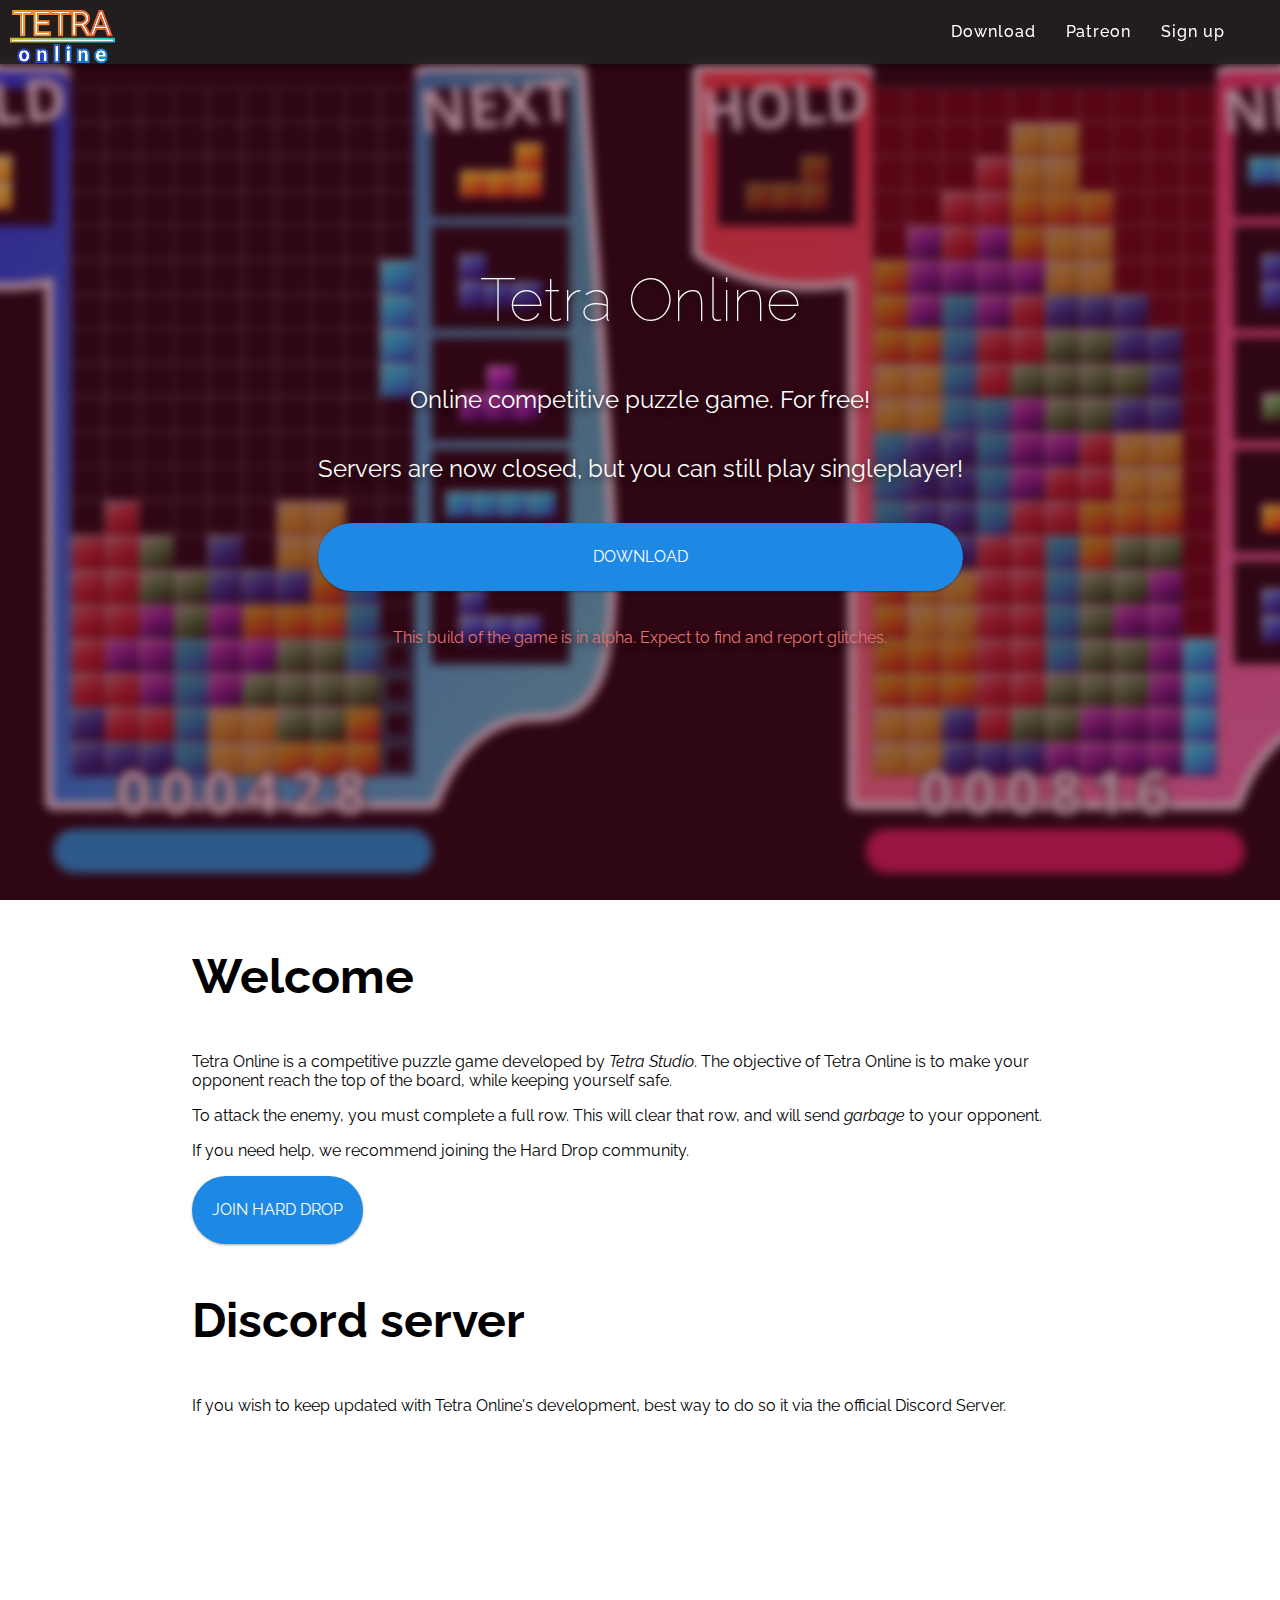
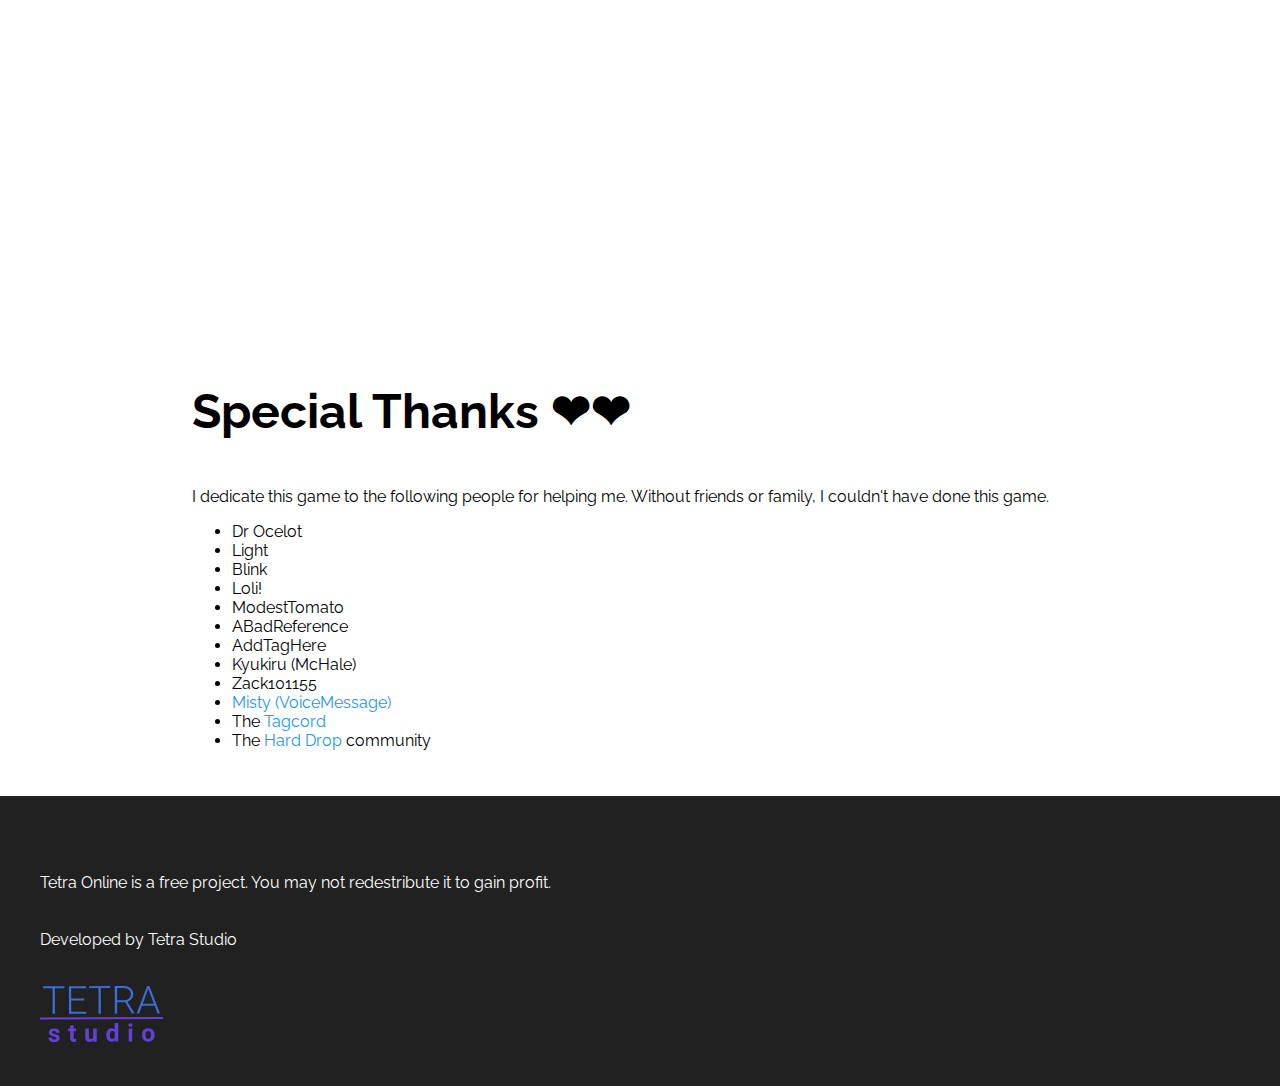
<file: index.html>
<!DOCTYPE html>
<html lang="en">
<head>
    <meta charset="UTF-8">
    <meta name="viewport" content="width=device-width, initial-scale=1.0">
    <title>Tetra Online | Competitive Online Puzzle Game</title>
    <link rel="stylesheet" type="text/css" href="/style/style.css">
    <link href="https://fonts.googleapis.com/css?family=Raleway%3A500%2C900&display=swap" rel="stylesheet">
    <!-- Global site tag (gtag.js) - Google Analytics -->
    <script async src="https://www.googletagmanager.com/gtag/js?id=UA-168658330-1"></script>
    <link rel="icon" type="image/png" href="/favicon.png">
    <link rel="stylesheet" href="https://use.fontawesome.com/releases/v5.13.0/css/all.css" integrity="sha384-Bfad6CLCknfcloXFOyFnlgtENryhrpZCe29RTifKEixXQZ38WheV+i/6YWSzkz3V" crossorigin="anonymous">

    <script>
        window.dataLayer = window.dataLayer || [];
        function gtag() {
            dataLayer.push(arguments);
        }
        gtag('js', new Date());

        gtag('config', 'UA-168658330-1');
    </script>
    <style>

        html,body{
            width: 100%;
            height: 100%;
        }

        header{
            display: flex;
            align-items: center;
            justify-content: center;
            padding: 0;
            margin: 0;
            background: url("/image/header.png");
            background-size: cover;
            background-position: center;
            min-height: 100vh;
            width: 100%;
        }

        header .overlay{
            position: absolute;
            z-index: 0;
            left: 0;
            top: 0;
            width: 100%;
            height: 100%;
            background-color: rgba(91,12,39,0.5);
        }

        header h2, header h5, header h6{
            color: #fff;
            text-align: center;
            text-shadow: 0px 3px 7px rgba(0,0,0,0.59);
        }
        
        main{
            margin-top: 30px;
            padding-bottom: 30px;
        }

    </style>

</head>
<body>

    <div class="navbar-load"></div>

    <header>
        <div class="overlay"></div>
        <div style="z-index: 1">
            <h2>Tetra Online</h2>
            <h5>Online competitive puzzle game. For free!</h5>
            <h5>Servers are now closed, but you can still play singleplayer!</h5>
            <a class="btn blue-btn ripple center-align animated-btn" style="display: block;" href="download/">Download</a>
            <h6 style="color: #e57373;">This build of the game is in alpha. Expect to find and report glitches.</h6>

        </div>
    </header>

    <main class="container">
        <h3 style="font-weight: bold;">Welcome</h3>
        <p>Tetra Online is a competitive puzzle game developed by <i>Tetra Studio</i>. The objective of Tetra Online is to make your opponent reach the top of the board, while keeping yourself safe.</p>
        <p>To attack the enemy, you must complete a full row. This will clear that row, and will send <i>garbage</i> to your opponent.</p>
        <p>If you need help, we recommend joining the Hard Drop community.</p>
        <a href="https://discord.gg/harddrop" target="about:blank" class="btn blue-btn ripple">Join Hard drop</a>

        <h3 style="font-weight: bold;">Discord server</h3>
        
        <p>If you wish to keep updated with Tetra Online's development, best way to do so it via the official Discord Server.</p>
        <iframe src="https://discordapp.com/widget?id=655908424797782037&theme=dark" width="350" height="500" allowtransparency="true" frameborder="0"></iframe>


        <h3 style="font-weight: bold;">Special Thanks ❤︎❤︎</h3>
        <p>I dedicate this game to the following people for helping me. Without friends or family, I couldn't have done this game.</p>
        <ul>
            <li>Dr Ocelot</li>
            <li>Light</li>
            <li>Blink</li>
            <li>Loli!</li>
            <li>ModestTomato</li>
            <li>ABadReference</li>
            <li>AddTagHere</li>
            <li>Kyukiru (McHale)</li>
            <li>Zack101155</li>
            <li><a href="https://www.youtube.com/channel/UCoYelaA4IukO4GnzjsraLTA" target="about:blank">Misty (VoiceMessage)</a></li>
            <li>The <a href="https://discord.gg/whVptyf" target="about:blank">Tagcord</a></li>
            <li>The <a href="https://discord.gg/harddrop" target="about:blank">Hard Drop</a> community</li>
        </ul>
        
    </main>

    <footer>
        <h6 style="color:white;">Tetra Online is a free project. You may not redestribute it to gain profit.</h6>
        <h6 style="color: white;">Developed by Tetra Studio</h6>
        <img src="image/tetradevstudio-logo.svg">
    </footer>

    <script src="components/loader.js"></script>
    <script src="/js/main.js"></script>

</body>
</html>
</file>
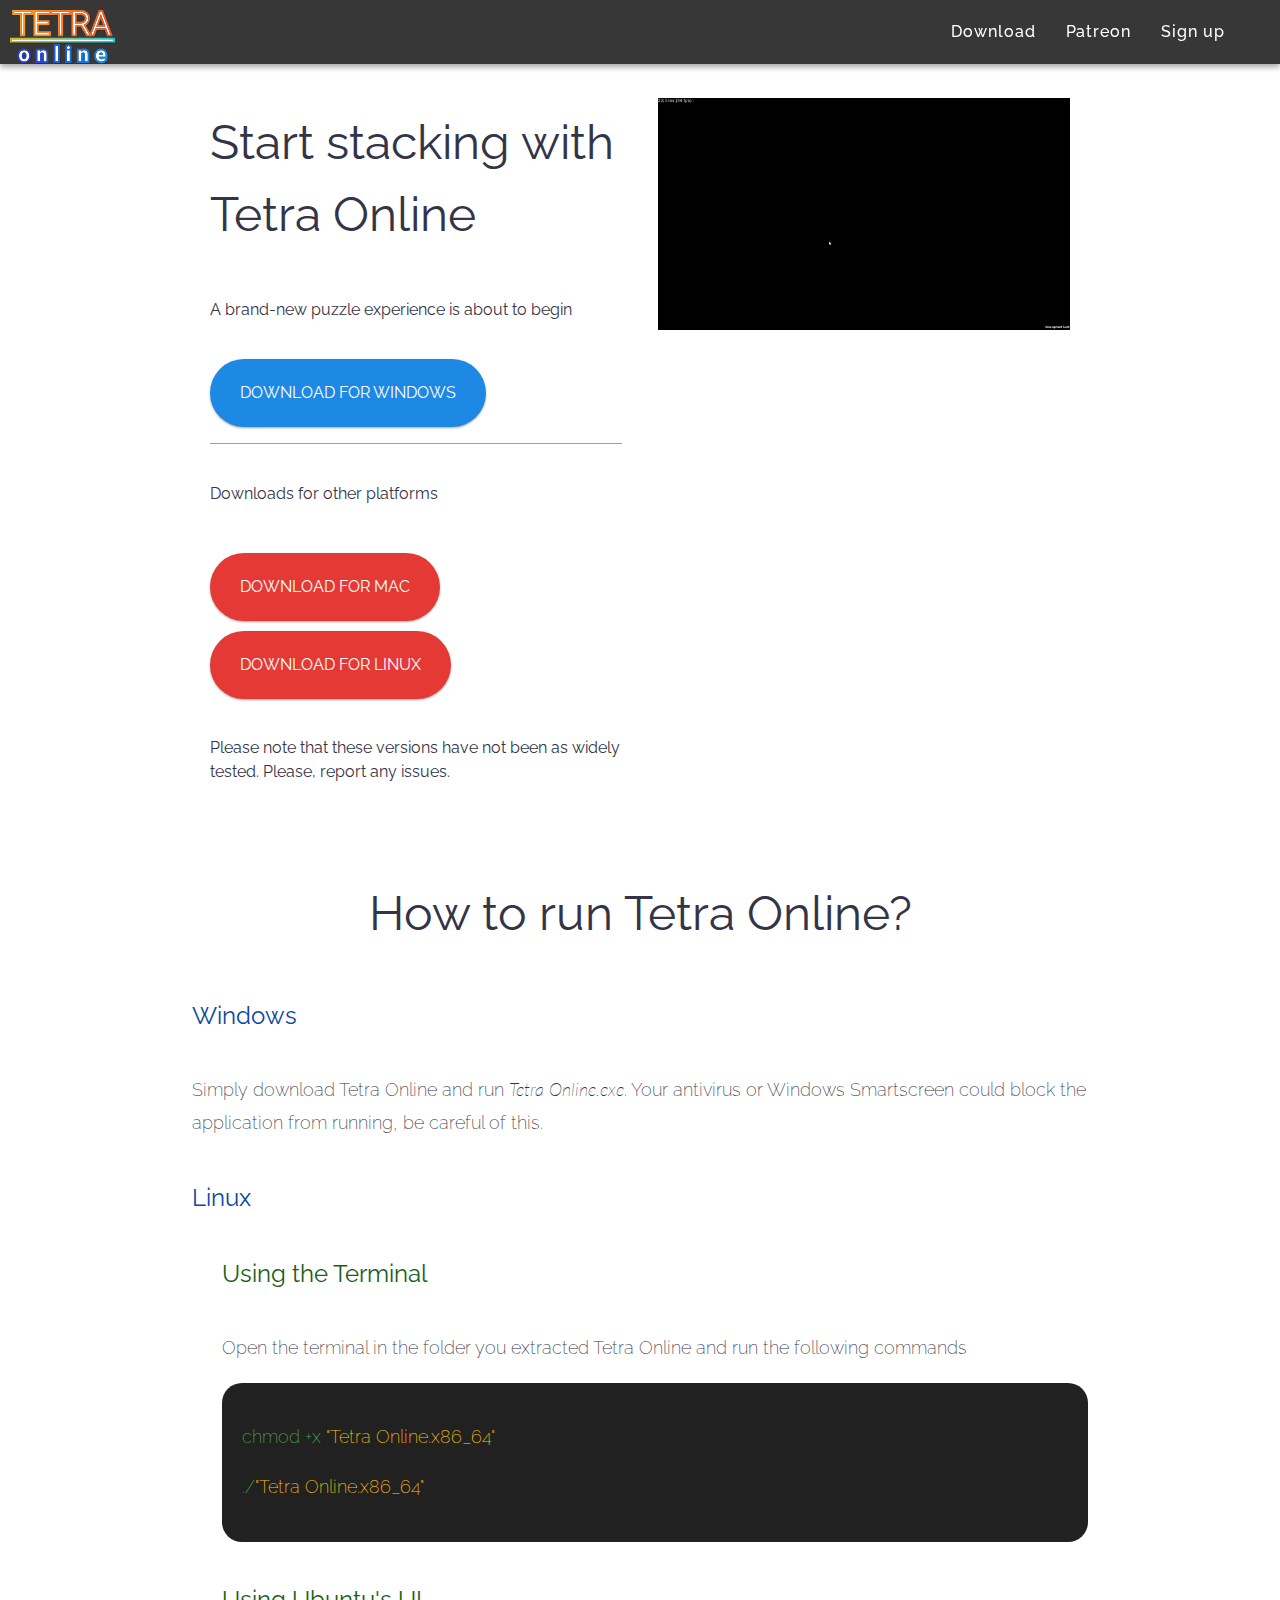
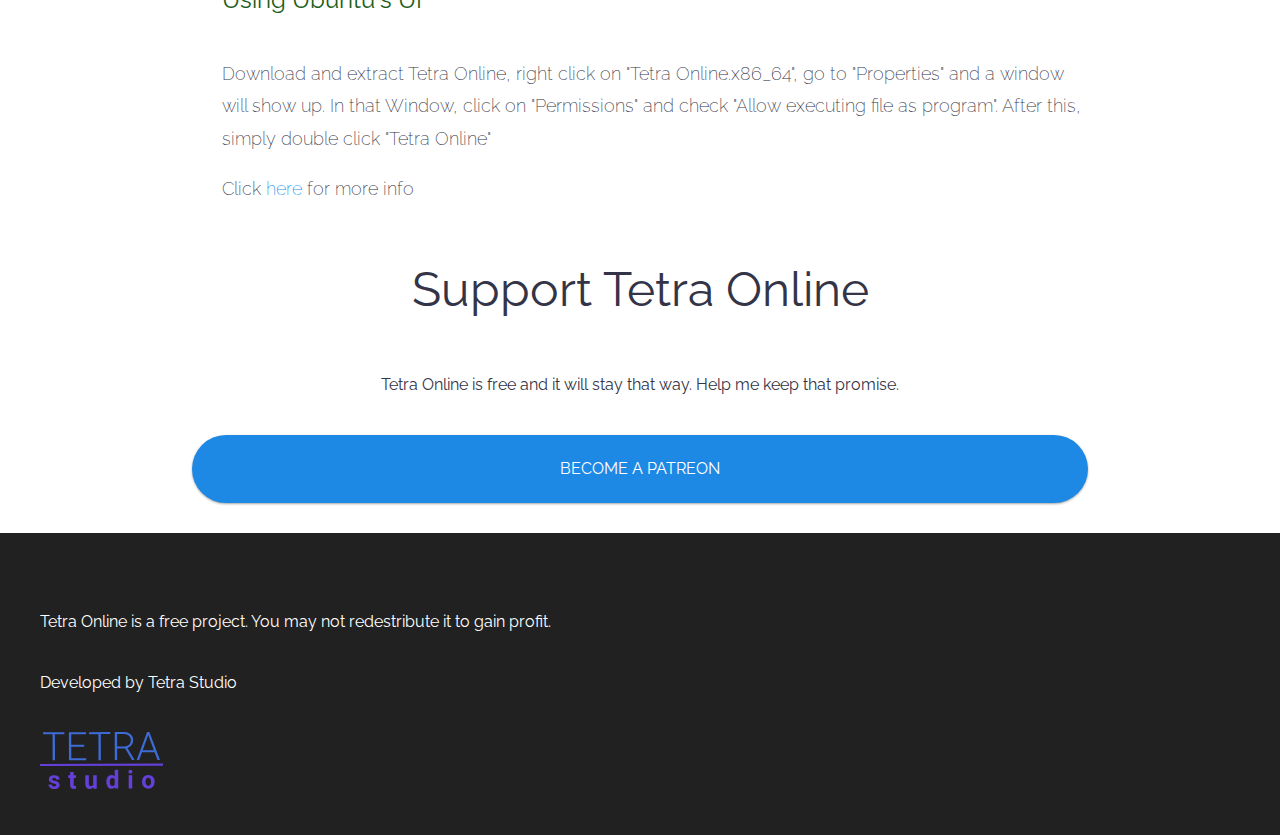
<file: download/index.html>
<!DOCTYPE html>
<html lang="en">

<head>
    <meta charset="UTF-8">
    <meta name="viewport" content="width=device-width, initial-scale=1.0">
    <title>Tetra Online | Download | Competitive Online Puzzle Game</title>
    <link rel="stylesheet" type="text/css" href="/style/simple-grid.min.css">
    <link rel="stylesheet" type="text/css" href="/style/style.css">
    <link href="https://fonts.googleapis.com/css2?family=Raleway&display=swap" rel="stylesheet">
    <link rel="icon" type="image/png" href="/favicon.png">
    <link rel="stylesheet" href="https://use.fontawesome.com/releases/v5.13.0/css/all.css" integrity="sha384-Bfad6CLCknfcloXFOyFnlgtENryhrpZCe29RTifKEixXQZ38WheV+i/6YWSzkz3V" crossorigin="anonymous">

    <!-- Global site tag (gtag.js) - Google Analytics -->
    <script async src="https://www.googletagmanager.com/gtag/js?id=UA-168658330-1"></script>
    <script>
        window.dataLayer = window.dataLayer || [];

        function gtag() {
            dataLayer.push(arguments);
        }
        gtag('js', new Date());

        gtag('config', 'UA-168658330-1');
    </script>
    <style>
        html,
        body {
            width: 100%;
            height: 100%;
        }
        
        main {
            margin-top: 50px !important;
            padding-bottom: 30px;
        }
        
        video {
            max-width: 100%;
            max-height: 100%;
        }
    </style>

</head>

<body>

    <div class="navbar-load"></div>

    <main class="container">

        <div class="row">
            <div class="col-6">

                <h3>Start stacking with <br> Tetra Online</h3>
                <h6>A brand-new puzzle experience is about to begin</h6>

                <a href="http://storage.tetraonline.net/builds/windows/Tetra%20Online.zip" download target="about:blank" class="btn blue-btn ripple center-align animated-btn"><i class="fab fa-windows left"></i>Download for Windows</a>

                <div class="divider" style="margin-top: 1em;"></div>
                <h6>Downloads for other platforms</h6>
                <a href="http://storage.tetraonline.net/builds/mac/Tetra%20Online.zip" download target="about:blank"  class="btn red-btn ripple center-align" style="margin-top: 10px"><i class="fab fa-apple left"></i>Download for Mac</a>
                <a href="http://storage.tetraonline.net/builds/linux/Tetra%20Online.zip" download target="about:blank"  class="btn red-btn ripple center-align" style="margin-top: 10px"><i class="fab fa-linux left"></i>Download for Linux</a>
                <h6>Please note that these versions have not been as widely tested. Please, report any issues.</h6>
            </div>

            <div class="col-6">

                <video autoplay loop style="margin-top: 40px;">
                    <source src="/video/gameplay.webm" type="video/webm">
                </video>

            </div>

        </div>

        <h3 class="center-align">How to run Tetra Online?</h3>
        <h5 style="color: #0d47a1;"><i class="fab fa-windows left"></i> Windows</h5>
        <p>Simply download Tetra Online and run <i>Tetra Online.exe</i>. Your antivirus or Windows Smartscreen could block the application from running, be careful of this.</p>
        <h5 style="color: #0d47a1;"><i class="fab fa-linux left"></i> Linux</h5>
        <div style="margin-left: 30px;">
            <h5 style="color: #1b5e20;">Using the Terminal</h5>
            <p>Open the terminal in the folder you extracted Tetra Online and run the following commands</p>
            <div class="command-line">
                <p>chmod +x <span style="color: #ffc107;">"Tetra Online.x86_64"</span></p>
                <p>./<span style="color: #ffc107;">"Tetra Online.x86_64"</span></p>
            </div>
            <h5 style="color: #1b5e20;">Using Ubuntu's UI</h5>
            <p>Download and extract Tetra Online, right click on "Tetra Online.x86_64", go to "Properties" and a window will show up. In that Window, click on "Permissions" and check "Allow executing file as program". After this, simply double click "Tetra Online"</p>
            <p>Click <a href="https://askubuntu.com/questions/484718/how-to-make-a-file-executable">here</a> for more info</p>
        </div>

        <h3 class="center-align">Support Tetra Online</h3>
        <h6 class="center-align">Tetra Online is free and it will stay that way. Help me keep that promise.</h6>

        <a href="https://www.patreon.com/mine_tetra" style="display: block"; class="btn blue-btn center-align ripple" target="about:blank"><i class="fab fa-patreon left"></i>Become a Patreon</a>

    </main>

    <footer>
        <h6 style="color:white;">Tetra Online is a free project. You may not redestribute it to gain profit.</h6>
        <h6 style="color: white;">Developed by Tetra Studio</h6>
        <img src="/image/tetradevstudio-logo.svg">
    </footer>

    <script src="/components/loader.js"></script>
    <script src="/js/main.js"></script>

</body>

</html>
</file>
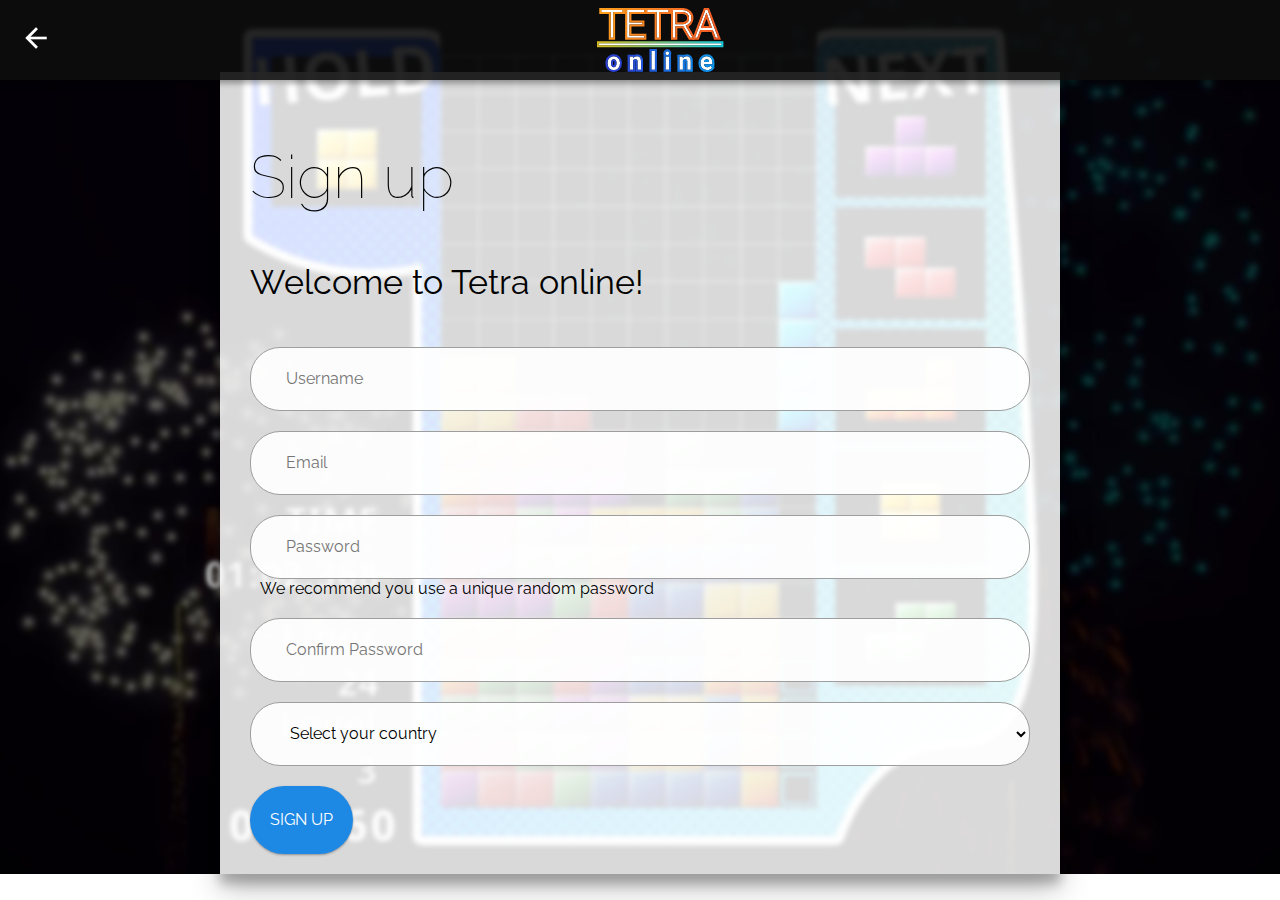
<file: signup/index.html>
<!DOCTYPE html>
<html lang="en">

<head>
    <meta charset="UTF-8">
    <meta name="google-signin-client_id" content="929589454547-t9e88l2t247vigvg180t85j9skfo49uh.apps.googleusercontent.com">
    <meta name="viewport" content="width=device-width, initial-scale=1.0">
    <meta http-equiv="X-UA-Compatible" content="ie=edge">
    <title>Tetra Online | Signup | Competitive Online Puzzle Game</title>
    <!-- Global site tag (gtag.js) - Google Analytics -->
    <script async src="https://www.googletagmanager.com/gtag/js?id=UA-168658330-1"></script>
    <script>
        window.dataLayer = window.dataLayer || [];

        function gtag() {
            dataLayer.push(arguments);
        }
        gtag('js', new Date());

        gtag('config', 'UA-168658330-1');
    </script>

    <link rel="stylesheet" type="text/css" href="/style/style.css">
    <link rel="stylesheet" type="text/css" href="/style/loader.css">
    <link href="https://fonts.googleapis.com/css2?family=Raleway&display=swap" rel="stylesheet">
    <link href="https://fonts.googleapis.com/icon?family=Material+Icons" rel="stylesheet">
    <link rel="icon" type="image/png" href="/favicon.png">
    <script src="https://apis.google.com/js/platform.js" async defer></script>
    <script src="https://www.google.com/recaptcha/api.js" async defer></script>

</head>

<body class="valign signup-body" style="padding-top: 72px;">

    <div class="signup-header">
        <a href="/"><i class="material-icons">arrow_back</i></a>
        <img src="/image/logo.svg">

    </div>

    <div class="signup-container">

        <div class="image">
        </div>

        <div class="content" style="margin-left: 10px; margin-right: 10px;">
            <h2>Sign up</h2>
            <h4>Welcome to Tetra online!</h4>

            <form>
                <div class="input-wrap">
                    <input type="text" id="username" placeholder="Username" />
                </div>
                <div class="input-wrap">
                    <input type="email" id="email" placeholder="Email" />
                </div>
                <div class="input-wrap">
                    <input type="password" id="password" placeholder="Password" />
                    <span style="margin-top: 10px; margin-left: 10px;">We recommend you use a unique random password</span>
                </div>
                <div class="input-wrap">
                    <input type="password" id="confirm-password" placeholder="Confirm Password" />
                </div>
                <div class="input-wrap">
                    <select id="country">
                        <option selected disabled>Select your country</option>
                        <option value="AF">Afghanistan</option>
                        <option value="AX">Åland Islands</option>
                        <option value="AL">Albania</option>
                        <option value="DZ">Algeria</option>
                        <option value="AS">American Samoa</option>
                        <option value="AD">Andorra</option>
                        <option value="AO">Angola</option>
                        <option value="AI">Anguilla</option>
                        <option value="AQ">Antarctica</option>
                        <option value="AG">Antigua and Barbuda</option>
                        <option value="AR">Argentina</option>
                        <option value="AM">Armenia</option>
                        <option value="AW">Aruba</option>
                        <option value="AU">Australia</option>
                        <option value="AT">Austria</option>
                        <option value="AZ">Azerbaijan</option>
                        <option value="BS">Bahamas</option>
                        <option value="BH">Bahrain</option>
                        <option value="BD">Bangladesh</option>
                        <option value="BB">Barbados</option>
                        <option value="BY">Belarus</option>
                        <option value="BE">Belgium</option>
                        <option value="BZ">Belize</option>
                        <option value="BJ">Benin</option>
                        <option value="BM">Bermuda</option>
                        <option value="BT">Bhutan</option>
                        <option value="BO">Bolivia, Plurinational State of</option>
                        <option value="BQ">Bonaire, Sint Eustatius and Saba</option>
                        <option value="BA">Bosnia and Herzegovina</option>
                        <option value="BW">Botswana</option>
                        <option value="BV">Bouvet Island</option>
                        <option value="BR">Brazil</option>
                        <option value="IO">British Indian Ocean Territory</option>
                        <option value="BN">Brunei Darussalam</option>
                        <option value="BG">Bulgaria</option>
                        <option value="BF">Burkina Faso</option>
                        <option value="BI">Burundi</option>
                        <option value="KH">Cambodia</option>
                        <option value="CM">Cameroon</option>
                        <option value="CA">Canada</option>
                        <option value="CV">Cape Verde</option>
                        <option value="KY">Cayman Islands</option>
                        <option value="CF">Central African Republic</option>
                        <option value="TD">Chad</option>
                        <option value="CL">Chile</option>
                        <option value="CN">China</option>
                        <option value="CX">Christmas Island</option>
                        <option value="CC">Cocos (Keeling) Islands</option>
                        <option value="CO">Colombia</option>
                        <option value="KM">Comoros</option>
                        <option value="CG">Congo</option>
                        <option value="CD">Congo, the Democratic Republic of the</option>
                        <option value="CK">Cook Islands</option>
                        <option value="CR">Costa Rica</option>
                        <option value="CI">Côte d'Ivoire</option>
                        <option value="HR">Croatia</option>
                        <option value="CU">Cuba</option>
                        <option value="CW">Curaçao</option>
                        <option value="CY">Cyprus</option>
                        <option value="CZ">Czech Republic</option>
                        <option value="DK">Denmark</option>
                        <option value="DJ">Djibouti</option>
                        <option value="DM">Dominica</option>
                        <option value="DO">Dominican Republic</option>
                        <option value="EC">Ecuador</option>
                        <option value="EG">Egypt</option>
                        <option value="SV">El Salvador</option>
                        <option value="GQ">Equatorial Guinea</option>
                        <option value="ER">Eritrea</option>
                        <option value="EE">Estonia</option>
                        <option value="ET">Ethiopia</option>
                        <option value="FK">Falkland Islands (Malvinas)</option>
                        <option value="FO">Faroe Islands</option>
                        <option value="FJ">Fiji</option>
                        <option value="FI">Finland</option>
                        <option value="FR">France</option>
                        <option value="GF">French Guiana</option>
                        <option value="PF">French Polynesia</option>
                        <option value="TF">French Southern Territories</option>
                        <option value="GA">Gabon</option>
                        <option value="GM">Gambia</option>
                        <option value="GE">Georgia</option>
                        <option value="DE">Germany</option>
                        <option value="GH">Ghana</option>
                        <option value="GI">Gibraltar</option>
                        <option value="GR">Greece</option>
                        <option value="GL">Greenland</option>
                        <option value="GD">Grenada</option>
                        <option value="GP">Guadeloupe</option>
                        <option value="GU">Guam</option>
                        <option value="GT">Guatemala</option>
                        <option value="GG">Guernsey</option>
                        <option value="GN">Guinea</option>
                        <option value="GW">Guinea-Bissau</option>
                        <option value="GY">Guyana</option>
                        <option value="HT">Haiti</option>
                        <option value="HM">Heard Island and McDonald Islands</option>
                        <option value="VA">Holy See (Vatican City State)</option>
                        <option value="HN">Honduras</option>
                        <option value="HK">Hong Kong</option>
                        <option value="HU">Hungary</option>
                        <option value="IS">Iceland</option>
                        <option value="IN">India</option>
                        <option value="ID">Indonesia</option>
                        <option value="IR">Iran, Islamic Republic of</option>
                        <option value="IQ">Iraq</option>
                        <option value="IE">Ireland</option>
                        <option value="IM">Isle of Man</option>
                        <option value="IL">Israel</option>
                        <option value="IT">Italy</option>
                        <option value="JM">Jamaica</option>
                        <option value="JP">Japan</option>
                        <option value="JE">Jersey</option>
                        <option value="JO">Jordan</option>
                        <option value="KZ">Kazakhstan</option>
                        <option value="KE">Kenya</option>
                        <option value="KI">Kiribati</option>
                        <option value="KR">Korea</option>
                        <option value="KW">Kuwait</option>
                        <option value="KG">Kyrgyzstan</option>
                        <option value="LA">Lao People's Democratic Republic</option>
                        <option value="LV">Latvia</option>
                        <option value="LB">Lebanon</option>
                        <option value="LS">Lesotho</option>
                        <option value="LR">Liberia</option>
                        <option value="LY">Libya</option>
                        <option value="LI">Liechtenstein</option>
                        <option value="LT">Lithuania</option>
                        <option value="LU">Luxembourg</option>
                        <option value="MO">Macao</option>
                        <option value="MK">Macedonia, the former Yugoslav Republic of</option>
                        <option value="MG">Madagascar</option>
                        <option value="MW">Malawi</option>
                        <option value="MY">Malaysia</option>
                        <option value="MV">Maldives</option>
                        <option value="ML">Mali</option>
                        <option value="MT">Malta</option>
                        <option value="MH">Marshall Islands</option>
                        <option value="MQ">Martinique</option>
                        <option value="MR">Mauritania</option>
                        <option value="MU">Mauritius</option>
                        <option value="YT">Mayotte</option>
                        <option value="MX">Mexico</option>
                        <option value="FM">Micronesia, Federated States of</option>
                        <option value="MD">Moldova, Republic of</option>
                        <option value="MC">Monaco</option>
                        <option value="MN">Mongolia</option>
                        <option value="ME">Montenegro</option>
                        <option value="MS">Montserrat</option>
                        <option value="MA">Morocco</option>
                        <option value="MZ">Mozambique</option>
                        <option value="MM">Myanmar</option>
                        <option value="NA">Namibia</option>
                        <option value="NR">Nauru</option>
                        <option value="NP">Nepal</option>
                        <option value="NL">Netherlands</option>
                        <option value="NC">New Caledonia</option>
                        <option value="NZ">New Zealand</option>
                        <option value="NI">Nicaragua</option>
                        <option value="NE">Niger</option>
                        <option value="NG">Nigeria</option>
                        <option value="NU">Niue</option>
                        <option value="NF">Norfolk Island</option>
                        <option value="MP">Northern Mariana Islands</option>
                        <option value="NO">Norway</option>
                        <option value="OM">Oman</option>
                        <option value="PK">Pakistan</option>
                        <option value="PW">Palau</option>
                        <option value="PS">Palestinian Territory, Occupied</option>
                        <option value="PA">Panama</option>
                        <option value="PG">Papua New Guinea</option>
                        <option value="PY">Paraguay</option>
                        <option value="PE">Peru</option>
                        <option value="PH">Philippines</option>
                        <option value="PN">Pitcairn</option>
                        <option value="PL">Poland</option>
                        <option value="PT">Portugal</option>
                        <option value="PR">Puerto Rico</option>
                        <option value="QA">Qatar</option>
                        <option value="RE">Réunion</option>
                        <option value="RO">Romania</option>
                        <option value="RU">Russian Federation</option>
                        <option value="RW">Rwanda</option>
                        <option value="BL">Saint Barthélemy</option>
                        <option value="SH">Saint Helena, Ascension and Tristan da Cunha</option>
                        <option value="KN">Saint Kitts and Nevis</option>
                        <option value="LC">Saint Lucia</option>
                        <option value="MF">Saint Martin (French part)</option>
                        <option value="PM">Saint Pierre and Miquelon</option>
                        <option value="VC">Saint Vincent and the Grenadines</option>
                        <option value="WS">Samoa</option>
                        <option value="SM">San Marino</option>
                        <option value="ST">Sao Tome and Principe</option>
                        <option value="SA">Saudi Arabia</option>
                        <option value="SN">Senegal</option>
                        <option value="RS">Serbia</option>
                        <option value="SC">Seychelles</option>
                        <option value="SL">Sierra Leone</option>
                        <option value="SG">Singapore</option>
                        <option value="SX">Sint Maarten (Dutch part)</option>
                        <option value="SK">Slovakia</option>
                        <option value="SI">Slovenia</option>
                        <option value="SB">Solomon Islands</option>
                        <option value="SO">Somalia</option>
                        <option value="ZA">South Africa</option>
                        <option value="GS">South Georgia and the South Sandwich Islands</option>
                        <option value="SS">South Sudan</option>
                        <option value="ES">Spain</option>
                        <option value="LK">Sri Lanka</option>
                        <option value="SD">Sudan</option>
                        <option value="SR">Suriname</option>
                        <option value="SJ">Svalbard and Jan Mayen</option>
                        <option value="SZ">Swaziland</option>
                        <option value="SE">Sweden</option>
                        <option value="CH">Switzerland</option>
                        <option value="SY">Syrian Arab Republic</option>
                        <option value="TW">Taiwan</option>
                        <option value="TJ">Tajikistan</option>
                        <option value="TZ">Tanzania, United Republic of</option>
                        <option value="TH">Thailand</option>
                        <option value="TL">Timor-Leste</option>
                        <option value="TG">Togo</option>
                        <option value="TK">Tokelau</option>
                        <option value="TO">Tonga</option>
                        <option value="TT">Trinidad and Tobago</option>
                        <option value="TN">Tunisia</option>
                        <option value="TR">Turkey</option>
                        <option value="TM">Turkmenistan</option>
                        <option value="TC">Turks and Caicos Islands</option>
                        <option value="TV">Tuvalu</option>
                        <option value="UG">Uganda</option>
                        <option value="UA">Ukraine</option>
                        <option value="AE">United Arab Emirates</option>
                        <option value="GB">United Kingdom</option>
                        <option value="US">United States</option>
                        <option value="UY">Uruguay</option>
                        <option value="UZ">Uzbekistan</option>
                        <option value="VU">Vanuatu</option>
                        <option value="VE">Venezuela</option>
                        <option value="VN">Viet Nam</option>
                        <option value="VG">Virgin Islands, British</option>
                        <option value="VI">Virgin Islands, U.S.</option>
                        <option value="WF">Wallis and Futuna</option>
                        <option value="EH">Western Sahara</option>
                        <option value="YE">Yemen</option>
                        <option value="ZM">Zambia</option>
                        <option value="ZW">Zimbabwe</option>
                    </select>
                </div>

                <!-- <div class="input-wrap">
                    <input type="checkbox" id="terms-and-conditions" />
                    <label class="input-label" for="terms-and-conditions">I agree with the <a href="#">Terms and Conditions</a>, <a href="#">Privacy Policy</a> and <a href="#">EULA</a> of Tetra Online</label>
                </div>-->

                <div class="input-wrap">
                    <div class="g-recaptcha" data-sitekey="6LdPy8QUAAAAAOhJtBK3XmVllmvATqrtF9YwuGUI"></div>
                </div>

                <a class="btn blue-btn" onclick="signup()">Sign up</a>
                <!--
                <h6>Or make it faster...</h6>

                <div class="input-wrap">
                    <div class="g-signin2" data-onsuccess="onSignIn"></div>
                </div>
        -->
            </form>


        </div>

    </div>

    <div class="overlay" style="display: none;">
        <div class="loader"></div>
        <div class="shadow"></div>
        <h5 style="color: #fff; margin-top: 200px;">Please wait...</h5>
    </div>

    <div class="snackbar" id="email-conflict">Your email address or username has already been taken.</div>
    <div class="snackbar" id="server-error">An internal error occurred. Please, try again later.</div>
    <div class="snackbar" id="password-error">Passwords do not match. Please, try again.</div>



    <script>
        function onSignIn(googleUser) {
            var id_token = googleUser.getAuthResponse().id_token;
            var xhr = new XMLHttpRequest();
            xhr.open('POST', 'https://rest.tetradev.studio/v1/accounts/create/google');
            xhr.setRequestHeader('Content-Type', 'application/x-www-form-urlencoded');
            xhr.onload = function() {
                if (xhr.status === 200) {
                    window.location.href = "/google/setup/";
                }

            };
            xhr.send('id_token=' + id_token);
        }

        function signup() {
            var overlay = document.querySelector(".overlay");
            overlay.style.display = "flex";

            var username = document.getElementById("username").value;
            var email = document.getElementById("email").value;
            var password = document.getElementById("password").value;
            var confirmPassword = document.getElementById("confirm-password").value;
            var countryElement = document.getElementById("country");
            var country = countryElement.options[countryElement.selectedIndex].value;

            if(password !== confirmPassword){
                
                overlay.style.display = "none";
                var toast = document.getElementById("password-error");
                            toast.className = "snackbar show";
                            setTimeout(function() {
                                toast.className = toast.className.replace("show", "");
                            }, 3000);
                return;
            }


            var xhr = new XMLHttpRequest();

            xhr.open('POST', 'https://rest.tetradev.studio/v1/accounts/create');
            xhr.setRequestHeader('Content-Type', 'application/json');
            xhr.setRequestHeader('Accept', 'application/json');
            xhr.onload = function(e) {
                if (xhr.readyState === 4) {
                    if (xhr.status === 200) {
                        window.location.href = "/signup/email-verification.html";
                    } else {
                        overlay.style.display = "none";

                        if (xhr.status === 409) {
                            var toast = document.getElementById("email-conflict");
                            toast.className = "snackbar show";
                            setTimeout(function() {
                                toast.className = toast.className.replace("show", "");
                            }, 3000);
                        } else if (xhr.status === 500) {
                            var toast = document.getElementById("server-error");
                            toast.className = "snackbar show";
                            setTimeout(function() {
                                toast.className = toast.className.replace("show", "");
                            }, 3000);
                        }

                    }
                }
            };

            var data = {
                "username": username,
                "email": email,
                "password": password,
                "country": country,
                "captcha": grecaptcha.getResponse()
            };

            xhr.send(JSON.stringify(data));


        }
    </script>

</body>

</html>
</file>
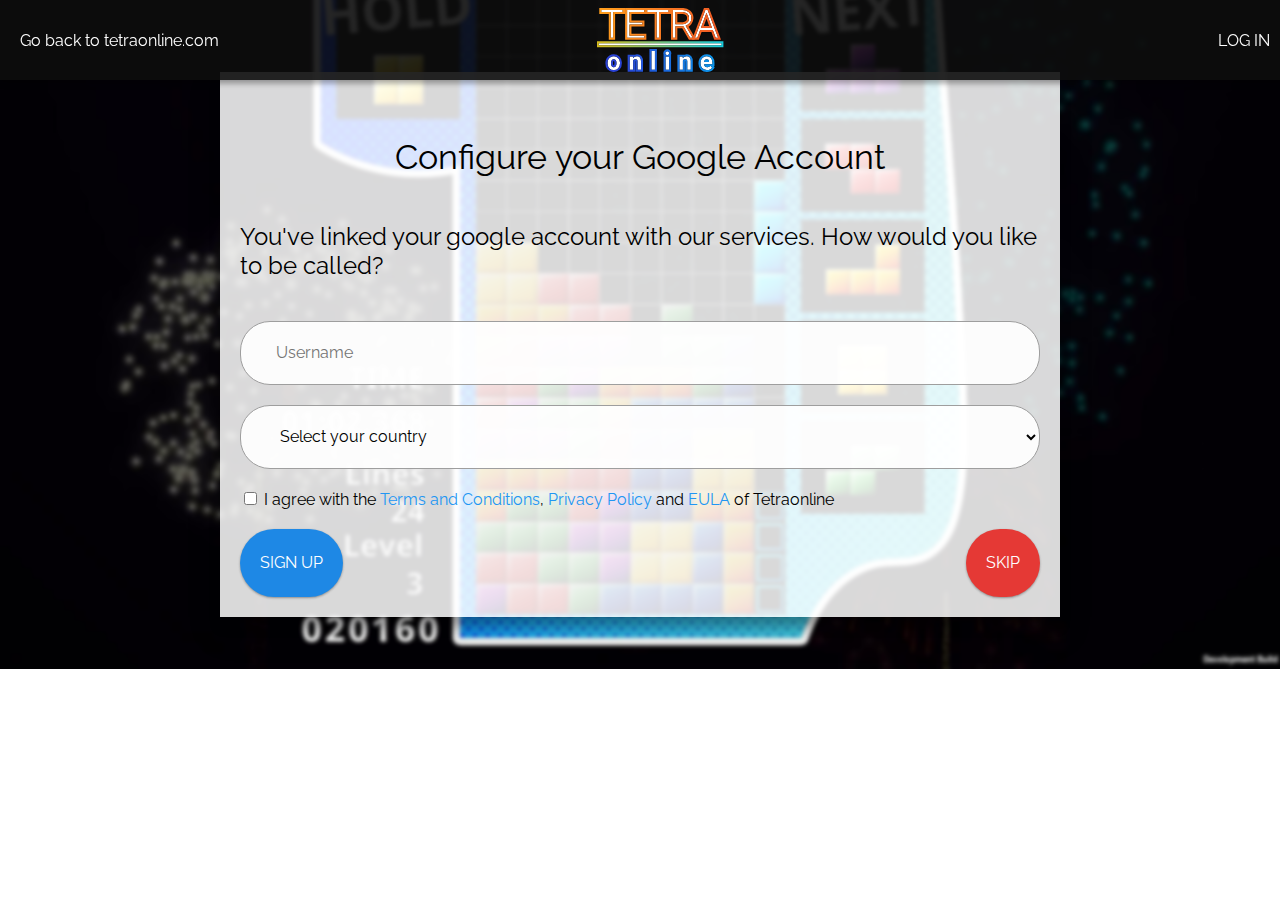
<file: google/setup/index.html>
<!DOCTYPE html>
<html lang="en">

<head>
    <meta charset="UTF-8">
    <meta name="google-signin-client_id" content="929589454547-t9e88l2t247vigvg180t85j9skfo49uh.apps.googleusercontent.com">
    <meta name="viewport" content="width=device-width, initial-scale=1.0">
    <meta http-equiv="X-UA-Compatible" content="ie=edge">
    <title>Tetraonline | Signup | Competitive Online Puzzle Game</title>

    <link rel="stylesheet" href="/style/style.css">
    <link href="https://fonts.googleapis.com/css?family=Raleway:500,900&display=swap" rel="stylesheet">
    <script src="https://apis.google.com/js/platform.js" async defer></script>

</head>

<body class="valign signup-body" style="padding-top: 72px;">

    <div class="signup-header">
        <a href="#">Go back to tetraonline.com</a>
        <img src="/image/logo.svg">
        <a href="#" style="margin-left: auto; margin-right: 30px;">LOG IN</a>

    </div>

    <div class="signup-container">
        <div class="content" style="margin-left: 0;">
            <h4 class="center-align">Configure your Google Account</h4>
            <h5>You've linked your google account with our services. How would you like to be called?</h5>

            <form>
                <div class="input-wrap">
                    <input type="text" placeholder="Username" required>
                </div>

                <div class="input-wrap">
                    

                    <select id="country">
                        <option value="n/a" selected disabled>Select your country</option>
                        <option value="AFG">Afghanistan</option>
                        <option value="ALA">Åland Islands</option>
                        <option value="ALB">Albania</option>
                        <option value="DZA">Algeria</option>
                        <option value="ASM">American Samoa</option>
                        <option value="AND">Andorra</option>
                        <option value="AGO">Angola</option>
                        <option value="AIA">Anguilla</option>
                        <option value="ATA">Antarctica</option>
                        <option value="ATG">Antigua and Barbuda</option>
                        <option value="ARG">Argentina</option>
                        <option value="ARM">Armenia</option>
                        <option value="ABW">Aruba</option>
                        <option value="AUS">Australia</option>
                        <option value="AUT">Austria</option>
                        <option value="AZE">Azerbaijan</option>
                        <option value="BHS">Bahamas</option>
                        <option value="BHR">Bahrain</option>
                        <option value="BGD">Bangladesh</option>
                        <option value="BRB">Barbados</option>
                        <option value="BLR">Belarus</option>
                        <option value="BEL">Belgium</option>
                        <option value="BLZ">Belize</option>
                        <option value="BEN">Benin</option>
                        <option value="BMU">Bermuda</option>
                        <option value="BTN">Bhutan</option>
                        <option value="BOL">Bolivia, Plurinational State of</option>
                        <option value="BES">Bonaire, Sint Eustatius and Saba</option>
                        <option value="BIH">Bosnia and Herzegovina</option>
                        <option value="BWA">Botswana</option>
                        <option value="BVT">Bouvet Island</option>
                        <option value="BRA">Brazil</option>
                        <option value="IOT">British Indian Ocean Territory</option>
                        <option value="BRN">Brunei Darussalam</option>
                        <option value="BGR">Bulgaria</option>
                        <option value="BFA">Burkina Faso</option>
                        <option value="BDI">Burundi</option>
                        <option value="KHM">Cambodia</option>
                        <option value="CMR">Cameroon</option>
                        <option value="CAN">Canada</option>
                        <option value="CPV">Cape Verde</option>
                        <option value="CYM">Cayman Islands</option>
                        <option value="CAF">Central African Republic</option>
                        <option value="TCD">Chad</option>
                        <option value="CHL">Chile</option>
                        <option value="CHN">China</option>
                        <option value="CXR">Christmas Island</option>
                        <option value="CCK">Cocos (Keeling) Islands</option>
                        <option value="COL">Colombia</option>
                        <option value="COM">Comoros</option>
                        <option value="COG">Congo</option>
                        <option value="COD">Congo, the Democratic Republic of the</option>
                        <option value="COK">Cook Islands</option>
                        <option value="CRI">Costa Rica</option>
                        <option value="CIV">Côte d'Ivoire</option>
                        <option value="HRV">Croatia</option>
                        <option value="CUB">Cuba</option>
                        <option value="CUW">Curaçao</option>
                        <option value="CYP">Cyprus</option>
                        <option value="CZE">Czech Republic</option>
                        <option value="DNK">Denmark</option>
                        <option value="DJI">Djibouti</option>
                        <option value="DMA">Dominica</option>
                        <option value="DOM">Dominican Republic</option>
                        <option value="ECU">Ecuador</option>
                        <option value="EGY">Egypt</option>
                        <option value="SLV">El Salvador</option>
                        <option value="GNQ">Equatorial Guinea</option>
                        <option value="ERI">Eritrea</option>
                        <option value="EST">Estonia</option>
                        <option value="ETH">Ethiopia</option>
                        <option value="FLK">Falkland Islands (Malvinas)</option>
                        <option value="FRO">Faroe Islands</option>
                        <option value="FJI">Fiji</option>
                        <option value="FIN">Finland</option>
                        <option value="FRA">France</option>
                        <option value="GUF">French Guiana</option>
                        <option value="PYF">French Polynesia</option>
                        <option value="ATF">French Southern Territories</option>
                        <option value="GAB">Gabon</option>
                        <option value="GMB">Gambia</option>
                        <option value="GEO">Georgia</option>
                        <option value="DEU">Germany</option>
                        <option value="GHA">Ghana</option>
                        <option value="GIB">Gibraltar</option>
                        <option value="GRC">Greece</option>
                        <option value="GRL">Greenland</option>
                        <option value="GRD">Grenada</option>
                        <option value="GLP">Guadeloupe</option>
                        <option value="GUM">Guam</option>
                        <option value="GTM">Guatemala</option>
                        <option value="GGY">Guernsey</option>
                        <option value="GIN">Guinea</option>
                        <option value="GNB">Guinea-Bissau</option>
                        <option value="GUY">Guyana</option>
                        <option value="HTI">Haiti</option>
                        <option value="HMD">Heard Island and McDonald Islands</option>
                        <option value="VAT">Holy See (Vatican City State)</option>
                        <option value="HND">Honduras</option>
                        <option value="HKG">Hong Kong</option>
                        <option value="HUN">Hungary</option>
                        <option value="ISL">Iceland</option>
                        <option value="IND">India</option>
                        <option value="IDN">Indonesia</option>
                        <option value="IRN">Iran, Islamic Republic of</option>
                        <option value="IRQ">Iraq</option>
                        <option value="IRL">Ireland</option>
                        <option value="IMN">Isle of Man</option>
                        <option value="ISR">Israel</option>
                        <option value="ITA">Italy</option>
                        <option value="JAM">Jamaica</option>
                        <option value="JPN">Japan</option>
                        <option value="JEY">Jersey</option>
                        <option value="JOR">Jordan</option>
                        <option value="KAZ">Kazakhstan</option>
                        <option value="KEN">Kenya</option>
                        <option value="KIR">Kiribati</option>
                        <option value="PRK">Korea, Democratic People's Republic of</option>
                        <option value="KOR">Korea, Republic of</option>
                        <option value="KWT">Kuwait</option>
                        <option value="KGZ">Kyrgyzstan</option>
                        <option value="LAO">Lao People's Democratic Republic</option>
                        <option value="LVA">Latvia</option>
                        <option value="LBN">Lebanon</option>
                        <option value="LSO">Lesotho</option>
                        <option value="LBR">Liberia</option>
                        <option value="LBY">Libya</option>
                        <option value="LIE">Liechtenstein</option>
                        <option value="LTU">Lithuania</option>
                        <option value="LUX">Luxembourg</option>
                        <option value="MAC">Macao</option>
                        <option value="MKD">Macedonia, the former Yugoslav Republic of</option>
                        <option value="MDG">Madagascar</option>
                        <option value="MWI">Malawi</option>
                        <option value="MYS">Malaysia</option>
                        <option value="MDV">Maldives</option>
                        <option value="MLI">Mali</option>
                        <option value="MLT">Malta</option>
                        <option value="MHL">Marshall Islands</option>
                        <option value="MTQ">Martinique</option>
                        <option value="MRT">Mauritania</option>
                        <option value="MUS">Mauritius</option>
                        <option value="MYT">Mayotte</option>
                        <option value="MEX">Mexico</option>
                        <option value="FSM">Micronesia, Federated States of</option>
                        <option value="MDA">Moldova, Republic of</option>
                        <option value="MCO">Monaco</option>
                        <option value="MNG">Mongolia</option>
                        <option value="MNE">Montenegro</option>
                        <option value="MSR">Montserrat</option>
                        <option value="MAR">Morocco</option>
                        <option value="MOZ">Mozambique</option>
                        <option value="MMR">Myanmar</option>
                        <option value="NAM">Namibia</option>
                        <option value="NRU">Nauru</option>
                        <option value="NPL">Nepal</option>
                        <option value="NLD">Netherlands</option>
                        <option value="NCL">New Caledonia</option>
                        <option value="NZL">New Zealand</option>
                        <option value="NIC">Nicaragua</option>
                        <option value="NER">Niger</option>
                        <option value="NGA">Nigeria</option>
                        <option value="NIU">Niue</option>
                        <option value="NFK">Norfolk Island</option>
                        <option value="MNP">Northern Mariana Islands</option>
                        <option value="NOR">Norway</option>
                        <option value="OMN">Oman</option>
                        <option value="PAK">Pakistan</option>
                        <option value="PLW">Palau</option>
                        <option value="PSE">Palestinian Territory, Occupied</option>
                        <option value="PAN">Panama</option>
                        <option value="PNG">Papua New Guinea</option>
                        <option value="PRY">Paraguay</option>
                        <option value="PER">Peru</option>
                        <option value="PHL">Philippines</option>
                        <option value="PCN">Pitcairn</option>
                        <option value="POL">Poland</option>
                        <option value="PRT">Portugal</option>
                        <option value="PRI">Puerto Rico</option>
                        <option value="QAT">Qatar</option>
                        <option value="REU">Réunion</option>
                        <option value="ROU">Romania</option>
                        <option value="RUS">Russian Federation</option>
                        <option value="RWA">Rwanda</option>
                        <option value="BLM">Saint Barthélemy</option>
                        <option value="SHN">Saint Helena, Ascension and Tristan da Cunha</option>
                        <option value="KNA">Saint Kitts and Nevis</option>
                        <option value="LCA">Saint Lucia</option>
                        <option value="MAF">Saint Martin (French part)</option>
                        <option value="SPM">Saint Pierre and Miquelon</option>
                        <option value="VCT">Saint Vincent and the Grenadines</option>
                        <option value="WSM">Samoa</option>
                        <option value="SMR">San Marino</option>
                        <option value="STP">Sao Tome and Principe</option>
                        <option value="SAU">Saudi Arabia</option>
                        <option value="SEN">Senegal</option>
                        <option value="SRB">Serbia</option>
                        <option value="SYC">Seychelles</option>
                        <option value="SLE">Sierra Leone</option>
                        <option value="SGP">Singapore</option>
                        <option value="SXM">Sint Maarten (Dutch part)</option>
                        <option value="SVK">Slovakia</option>
                        <option value="SVN">Slovenia</option>
                        <option value="SLB">Solomon Islands</option>
                        <option value="SOM">Somalia</option>
                        <option value="ZAF">South Africa</option>
                        <option value="SGS">South Georgia and the South Sandwich Islands</option>
                        <option value="SSD">South Sudan</option>
                        <option value="ESP">Spain</option>
                        <option value="LKA">Sri Lanka</option>
                        <option value="SDN">Sudan</option>
                        <option value="SUR">Suriname</option>
                        <option value="SJM">Svalbard and Jan Mayen</option>
                        <option value="SWZ">Swaziland</option>
                        <option value="SWE">Sweden</option>
                        <option value="CHE">Switzerland</option>
                        <option value="SYR">Syrian Arab Republic</option>
                        <option value="TWN">Taiwan, Province of China</option>
                        <option value="TJK">Tajikistan</option>
                        <option value="TZA">Tanzania, United Republic of</option>
                        <option value="THA">Thailand</option>
                        <option value="TLS">Timor-Leste</option>
                        <option value="TGO">Togo</option>
                        <option value="TKL">Tokelau</option>
                        <option value="TON">Tonga</option>
                        <option value="TTO">Trinidad and Tobago</option>
                        <option value="TUN">Tunisia</option>
                        <option value="TUR">Turkey</option>
                        <option value="TKM">Turkmenistan</option>
                        <option value="TCA">Turks and Caicos Islands</option>
                        <option value="TUV">Tuvalu</option>
                        <option value="UGA">Uganda</option>
                        <option value="UKR">Ukraine</option>
                        <option value="ARE">United Arab Emirates</option>
                        <option value="GBR">United Kingdom</option>
                        <option value="USA">United States</option>
                        <option value="UMI">United States Minor Outlying Islands</option>
                        <option value="URY">Uruguay</option>
                        <option value="UZB">Uzbekistan</option>
                        <option value="VUT">Vanuatu</option>
                        <option value="VEN">Venezuela, Bolivarian Republic of</option>
                        <option value="VNM">Viet Nam</option>
                        <option value="VGB">Virgin Islands, British</option>
                        <option value="VIR">Virgin Islands, U.S.</option>
                        <option value="WLF">Wallis and Futuna</option>
                        <option value="ESH">Western Sahara</option>
                        <option value="YEM">Yemen</option>
                        <option value="ZMB">Zambia</option>
                        <option value="ZWE">Zimbabwe</option>
                    </select>
                </div>

                <div class="input-wrap">
                    <input type="checkbox" id="terms-and-conditions" />
                    <label class="input-label" for="terms-and-conditions">I agree with the <a href="#">Terms and Conditions</a>, <a href="#">Privacy Policy</a> and <a href="#">EULA</a> of Tetraonline</label>
                </div>

                <a href="#" class="btn blue-btn">Sign up</a>

                <a href="#" class="btn red-btn" style="float:right;">Skip</a>


            </form>


        </div>

    </div>


</body>

</html>
</file>
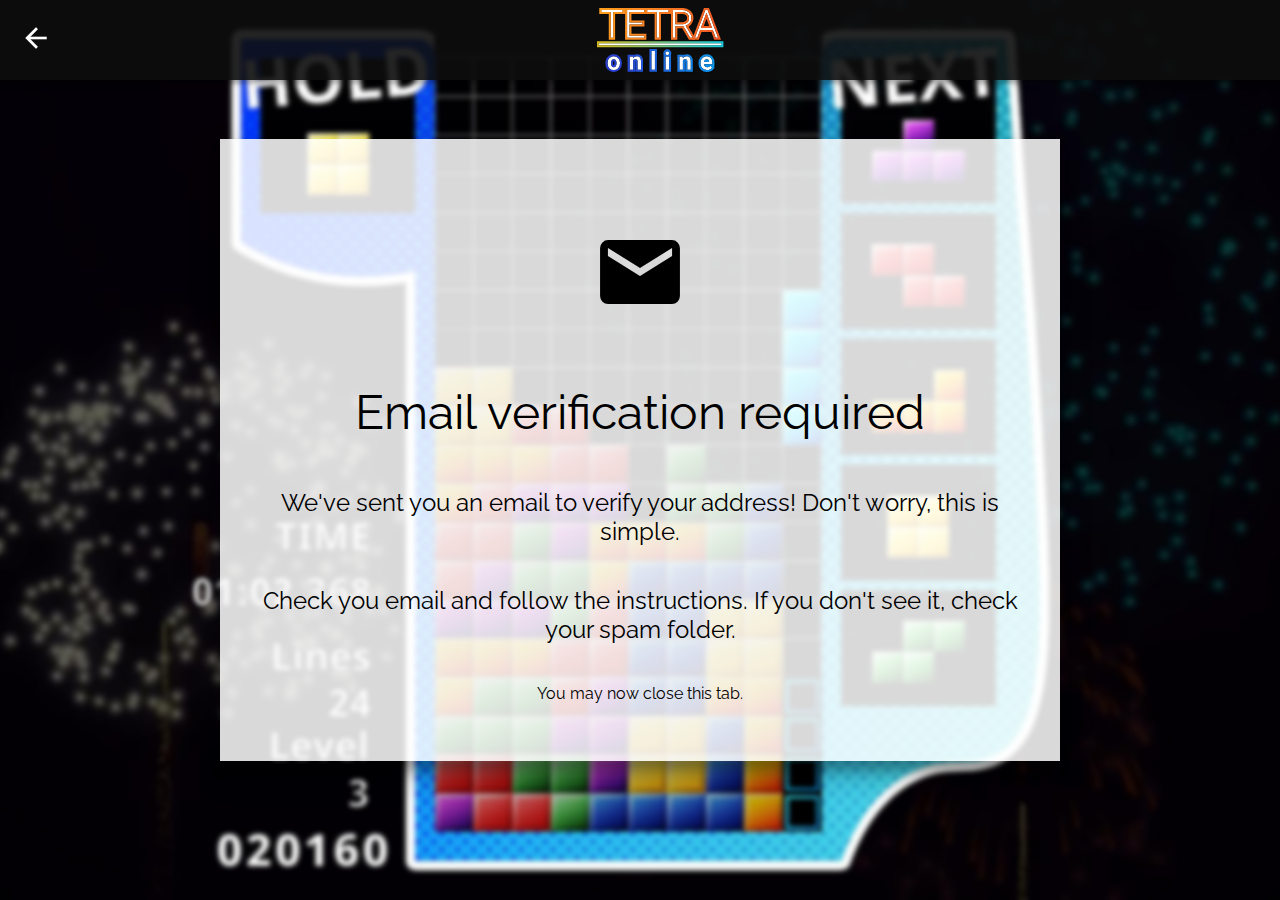
<file: signup/email-verification.html>
<!DOCTYPE html>
<html lang="en">

<head>
    <meta charset="UTF-8">
    <meta name="google-signin-client_id" content="929589454547-t9e88l2t247vigvg180t85j9skfo49uh.apps.googleusercontent.com">
    <meta name="viewport" content="width=device-width, initial-scale=1.0">
    <meta http-equiv="X-UA-Compatible" content="ie=edge">
    <title>Tetra Online | Email Verification Required | Competitive Online Puzzle Game</title>

    <link rel="stylesheet" type="text/css" href="/style/style.css">
    <link rel="stylesheet" type="text/css" href="/style/loader.css">
    <link rel="icon" type="image/png" href="/favicon.png">
    <link href="https://fonts.googleapis.com/css2?family=Raleway&display=swap" rel="stylesheet">
    <link href="https://fonts.googleapis.com/icon?family=Material+Icons" rel="stylesheet">
    <script src="https://apis.google.com/js/platform.js" async defer></script>
    <script src="https://www.google.com/recaptcha/api.js" async defer></script>

    <style>
        html,body{
            height: 100%;
        }
    </style>

</head>

<body class="valign signup-body">

    <div class="signup-header">
        <a href="/"><i class="material-icons">arrow_back</i></a>
        <img src="/image/logo.svg">

    </div>

    <div class="signup-container">
        <div class="content" style="margin-left: 0;">
            <h1><span style="display: block; font-size: 6rem; text-align: center;" class="material-icons">email</span></h1>
            <h3 class="center-align">Email verification required</h3>
            <h5 class="center-align">We've sent you an email to verify your address! Don't worry, this is simple.</h5>
            <h5 class="center-align">Check you email and follow the instructions. If you don't see it, check your spam folder.</h5>
            <h6 class="center-align">You may now close this tab.</h6>
        </div>

    </div>



</body>

</html>
</file>
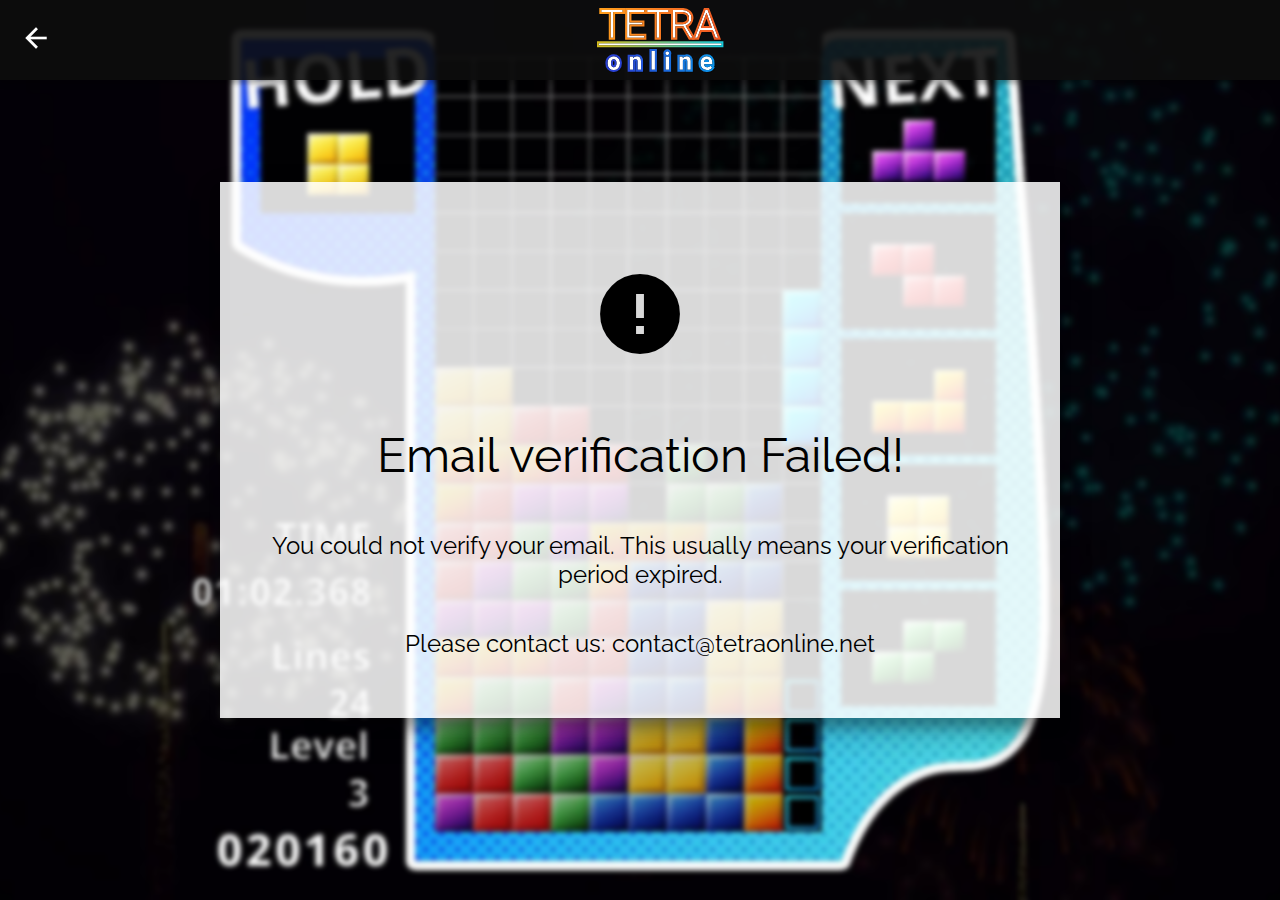
<file: signup/fail.html>
<!DOCTYPE html>
<html lang="en">

<head>
    <meta charset="UTF-8">
    <meta name="google-signin-client_id" content="929589454547-t9e88l2t247vigvg180t85j9skfo49uh.apps.googleusercontent.com">
    <meta name="viewport" content="width=device-width, initial-scale=1.0">
    <meta http-equiv="X-UA-Compatible" content="ie=edge">
    <title>Tetra Online | Email Verification Failed | Competitive Online Puzzle Game</title>

    <link rel="stylesheet" type="text/css" href="/style/style.css">
    <link rel="stylesheet" type="text/css" href="/style/loader.css">
    <link href="https://fonts.googleapis.com/css2?family=Raleway&display=swap" rel="stylesheet">
    <link href="https://fonts.googleapis.com/icon?family=Material+Icons" rel="stylesheet">
    <link rel="icon" type="image/png" href="/favicon.png">
    <script src="https://apis.google.com/js/platform.js" async defer></script>
    <script src="https://www.google.com/recaptcha/api.js" async defer></script>

    <style>
        html,body{
            height: 100%;
        }
    </style>

</head>

<body class="valign signup-body">

    <div class="signup-header">
        <a href="/"><i class="material-icons">arrow_back</i></a>
        <img src="/image/logo.svg">

    </div>

    <div class="signup-container">
        <div class="content" style="margin-left: 0;">
            <h1><span style="display: block; font-size: 6rem; text-align: center;" class="material-icons">error</span></h1>
            <h3 class="center-align">Email verification Failed!</h3>
            <h5 class="center-align">You could not verify your email. This usually means your verification period expired.</h5>
            <h5 class="center-align">Please contact us: <a href="mailto:contact@tetraonline.net"></a>contact@tetraonline.net</h5>
        </div>

    </div>



</body>

</html>
</file>
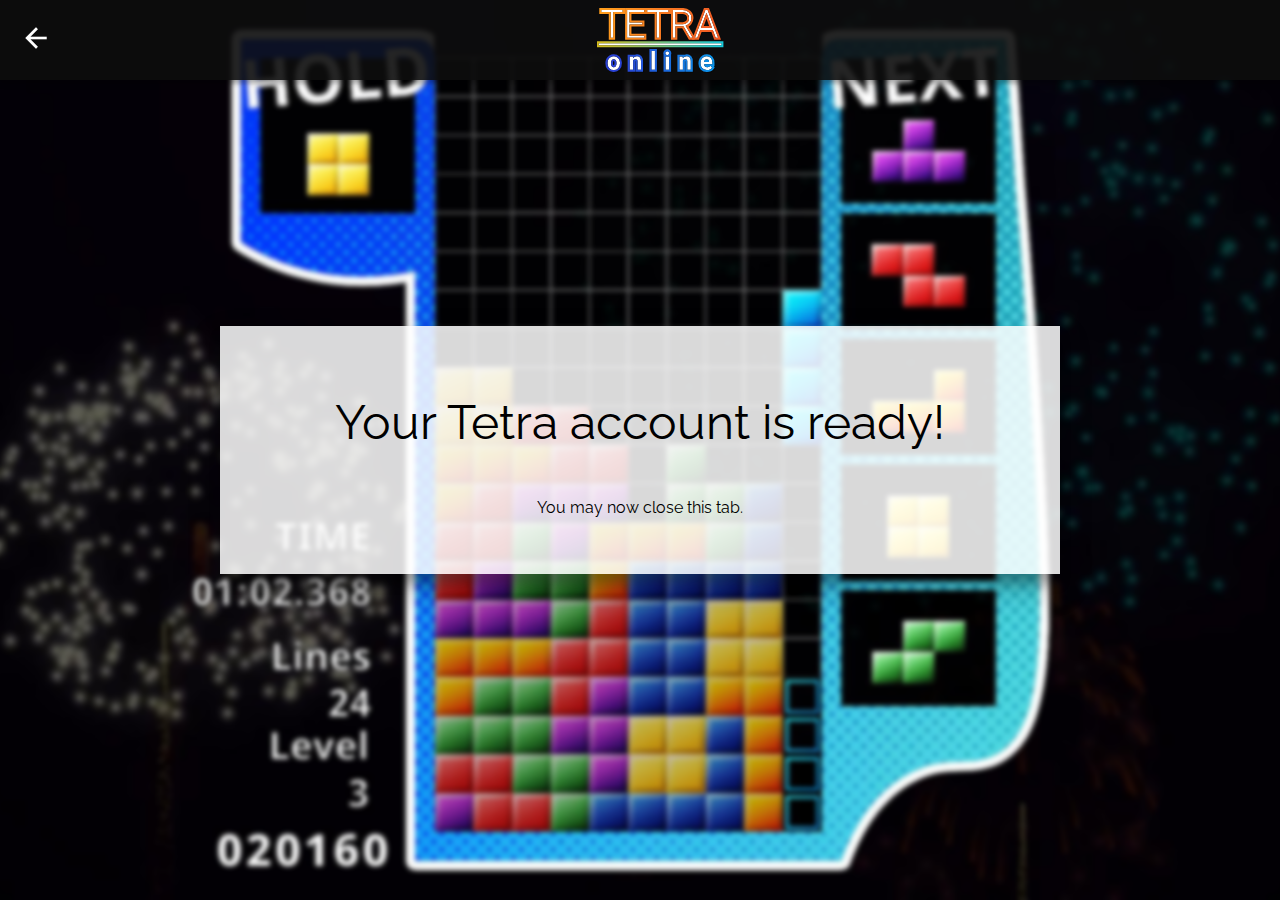
<file: signup/success.html>
<!DOCTYPE html>
<html lang="en">

<head>
    <meta charset="UTF-8">
    <meta name="google-signin-client_id" content="929589454547-t9e88l2t247vigvg180t85j9skfo49uh.apps.googleusercontent.com">
    <meta name="viewport" content="width=device-width, initial-scale=1.0">
    <meta http-equiv="X-UA-Compatible" content="ie=edge">
    <title>Tetra Online | Email Verification Successful | Competitive Online Puzzle Game</title>

    <link rel="stylesheet" type="text/css" href="/style/style.css">
    <link rel="stylesheet" type="text/css" href="/style/loader.css">
    <link rel="icon" type="image/png" href="/favicon.png">
    <link href="https://fonts.googleapis.com/css2?family=Raleway&display=swap" rel="stylesheet">
    <link href="https://fonts.googleapis.com/icon?family=Material+Icons" rel="stylesheet">
    <script src="https://apis.google.com/js/platform.js" async defer></script>
    <script src="https://www.google.com/recaptcha/api.js" async defer></script>

    <style>
        html,body{
            height: 100%;
        }
    </style>

</head>

<body class="valign signup-body">

    <div class="signup-header">
        <a href="/"><i class="material-icons">arrow_back</i></a>
        <img src="/image/logo.svg">

    </div>

    <div class="signup-container">
        <div class="content" style="margin-left: 0;">
            <h3 class="center-align">Your Tetra account is ready!</h3>
            <h6 class="center-align">You may now close this tab.</h6>
        </div>

    </div>



</body>

</html>
</file>
<file: style/style.css>
html,
body {
    margin: 0;
}

body {
    display: flex;
    flex-wrap: wrap;
}

h1 {
    font-weight: bold;
    font-size: 6rem;
}

h2 {
    font-weight: lighter;
    font-size: 3.75rem;
}

h3 {
    font-size: 3rem;
}

h4 {
    font-size: 2.125rem;
}

h5 {
    font-size: 1.5rem;
}

h6 {
    font-size: 1rem;
}

h3,
h4,
h5,
h6 {
    font-weight: normal;
}

h1,
h2,
h3,
h4,
h5,
h6,
p,
span {
    font-family: 'Raleway', sans-serif;
}

.valign {
    align-items: center;
    justify-content: center;
}

.signup-header {
    display: flex;
    flex-wrap: wrap;
    position: fixed;
    margin-top: 0;
    top: 0;
    left: 0;
    width: 100%;
    height: 40px;
    background-color: rgba(13, 13, 13, .9);
    box-shadow: 0 3px 6px rgba(0, 0, 0, 0.16), 0 3px 6px rgba(0, 0, 0, 0.23);
    align-items: center;
    padding: 20px;
    z-index: 2;
}

.signup-header img {
    position: absolute;
    left: 50%;
    transform: translateX(-50%);
    height: 65px;
}

.signup-header a {
    color: #fff;
}

.signup-header a i {
    font-size: 2rem;
}

.center-align {
    text-align: center;
}

.signup-body {
    background: url("/image/signup-background.png");
    background-size: cover;
    background-repeat: no-repeat;
    background-position: center;
}

.signup-container {
    position: relative;
    width: 800px;
    padding: 20px;
    box-shadow: 0 14px 28px rgba(0, 0, 0, 0.25), 0 10px 10px rgba(0, 0, 0, 0.22);
    background-color: rgba(255, 255, 255, .85);
}

.signup-container .image {
    position: absolute;
    left: -400px;
    top: 50%;
    transform: translateY(-50%);
}

.divider {
    width: 100%;
    height: 1px;
    background-color: #9e9e9e;
}

.btn i.left {
    color: #fff;
    float: left;
    margin-right: 20px;
    font-size: 28px;
}

.command-line {
    padding: 20px;
    background-color: #212121;
    border-radius: 20px;
}

.command-line p {
    color: #4caf50;
}

.shadow {
    padding: 20px;
    box-shadow: 0 1px 3px rgba(0, 0, 0, 0.12), 0 1px 2px rgba(0, 0, 0, 0.24);
    transition: all 0.3s cubic-bezier(.25, .8, .25, 1);
}

.snackbar {
    visibility: hidden;
    min-width: 250px;
    margin-left: -125px;
    background-color: #333;
    color: #fff;
    text-align: center;
    border-radius: 2px;
    padding: 16px;
    position: fixed;
    z-index: 1;
    left: 50%;
    bottom: 30px;
    font-family: 'Raleway', sans-serif;
    font-size: 1rem;
}

.mobile-menu {
    position: fixed;
    width: 100%;
    height: 100%;
    z-index: 1000;
}

.mobile-menu .overlay{
    position: fixed;
    width: 100%;
    height: 100%;
    z-index: 1001;
    transition: background-color .25s cubic-bezier(0.4, 0.0, 0.2, 1);
}

.mobile-menu.out .overlay{
    background-color: rgba(0, 0, 0, 0);
}

.mobile-menu.active .overlay{
    visibility: visible;
    background-color: rgba(0, 0, 0, 0.8);
}

.mobile-menu ul{
    position: fixed;
    padding: 0;
    margin: 0;
    left: -300px;
    top: 0;
    width: 300px;
    height: 100%;
    z-index: 10000;
    background: #fff;
    box-shadow: 0 3px 6px rgba(0,0,0,0.16), 0 3px 6px rgba(0,0,0,0.23);
    transition: left .25s cubic-bezier(0.0, 0.0, 0.2, 1);
}

.mobile-menu.active ul{
    left: 0;
}

.mobile-menu ul li{
    font-family: 'Raleway', sans-serif;
    transition: background-color 0.15s cubic-bezier(0.4, 0.0, 0.2, 1); 
}
.mobile-menu ul li:hover{
    background-color: #f5f5f5;
}


.mobile-menu ul li a{
    display: block;
    padding: 1em;
    width: 100%;
    height: 100%;
    color: #333447;
}

.mobile-menu.out ul{
    transition: left .2s cubic-bezier(0.4, 0.0, 1, 1);
    left: -300px;
}



.snackbar.show {
    visibility: visible;
    -webkit-animation: fadein 0.5s, fadeout 0.5s 2.5s;
    animation: fadein 0.5s, fadeout 0.5s 2.5s;
}


/* Animations to fade the snackbar in and out */

@-webkit-keyframes fadein {
    from {
        bottom: 0;
        opacity: 0;
    }
    to {
        bottom: 30px;
        opacity: 1;
    }
}

@keyframes fadein {
    from {
        bottom: 0;
        opacity: 0;
    }
    to {
        bottom: 30px;
        opacity: 1;
    }
}

@-webkit-keyframes fadeout {
    from {
        bottom: 30px;
        opacity: 1;
    }
    to {
        bottom: 0;
        opacity: 0;
    }
}

@keyframes fadeout {
    from {
        bottom: 30px;
        opacity: 1;
    }
    to {
        bottom: 0;
        opacity: 0;
    }
}

@media only screen and (max-width: 1440px) {
    .signup-container .image {
        left: -90px;
    }
    .signup-container .image img {
        width: 400px;
    }
}

.signup-container .content {
    margin-left: 300px;
}

.signup-container h1 {
    letter-spacing: .05rem;
}

@media only screen and (max-width: 768px) {
    .signup-container .image {
        display: none;
    }
    .signup-container .content {
        margin-left: 0px;
    }
}

form .input-wrap {
    width: 100%;
    margin-bottom: 20px;
}

form input:not([type="checkbox"]) {
    width: 100%;
    padding: 0 35px 0 35px;
    height: 64px;
    box-sizing: border-box;
    background-color: rgba(255, 255, 255, .9);
    border-radius: 30px;
    outline: none;
    border: 1px solid #9e9e9e;
    font-family: 'Raleway', sans-serif;
    font-size: 1rem;
    transition: 0.3s cubic-bezier(.25, .8, .25, 1);
    transition-property: box-shadow, background-color;
}

.input-label {
    font-family: 'Raleway', sans-serif;
    font-size: 1rem;
}

a {
    font-family: 'Raleway', sans-serif;
    color: #2196f3;
    text-decoration: none;
}

form select {
    display: block;
    width: 100%;
    font-family: 'Raleway', sans-serif;
    font-size: 1rem;
    margin: 0 auto;
    background-color: rgba(255, 255, 255, .9);
    transition: 0.3s cubic-bezier(.25, .8, .25, 1);
    height: 64px;
    border: 1px solid #9e9e9e;
    border-radius: 30px;
    padding: 0 35px 0 35px;
    transition-property: box-shadow, background-color;
    outline: none;
}

form input:not([type="checkbox"]):focus {
    box-shadow: 0 14px 28px rgba(0, 0, 0, 0.25), 0 10px 10px rgba(0, 0, 0, 0.22);
    background-color: #fff;
}

.btn {
    display: inline-block;
    line-height: 28px;
    cursor: pointer;
    text-decoration: none;
    color: #fff;
    padding: 20px;
    border-radius: 50px;
    font-family: 'Raleway', sans-serif;
    box-shadow: 0 1px 3px rgba(0, 0, 0, 0.12), 0 1px 2px rgba(0, 0, 0, 0.24);
    transition: box-shadow 0.3s cubic-bezier(.25, .8, .25, 1), background 0.8s, background-size 0.8s;
    text-transform: uppercase;
}

.blue-btn {
    background-color: #1e88e5;
}

.red-btn {
    background-color: #e53935;
}

.ripple {
    background-position: center;
    transition: box-shadow 0.3s cubic-bezier(.25, .8, .25, 1), background 0.8s;
}

.blue-btn.ripple:hover {
    background: #47a7f5 radial-gradient(circle, transparent 1%, #47a7f5 1%) center/15000%;
}

.blue-btn.ripple:active {
    background-color: #6eb9f7;
    background-size: 100%;
    transition: box-shadow 0.3s cubic-bezier(.25, .8, .25, 1), background 0s;
}

.red-btn.ripple:hover {
    background: #e57373 radial-gradient(circle, transparent 1%, #e57373 1%) center/15000%;
}

.red-btn.ripple:active {
    background-color: #ef9a9a;
    background-size: 100%;
    transition: box-shadow 0.3s cubic-bezier(.25, .8, .25, 1), background 0s;
}

.animated-btn {
    animation-name: animatedBtn;
    animation-duration: 2s;
    animation-iteration-count: infinite;
    animation-direction: alternate;
    animation-timing-function: ease-in-out;
}

ul li {
    font-family: 'Raleway', sans-serif;
}

.overlay {
    display: flex;
    align-items: center;
    justify-content: center;
    position: fixed;
    top: 0;
    left: 0;
    width: 100%;
    height: 100%;
    background-color: rgba(0, 0, 0, 0.8);
    z-index: 200;
}

nav {
    position: fixed;
    top: 0;
    left: 0;
    width: 100%;
    background: rgba(33, 33, 33, .9);
    height: 64px;
    z-index: 100;
    box-shadow: 0 3px 6px rgba(0, 0, 0, 0.16), 0 3px 6px rgba(0, 0, 0, 0.23);
}

nav .logo img {
    height: 54px;
    margin-left: 10px;
    margin-top: 10px;
}

nav ul {
    float: right;
    overflow: hidden;
    margin: 0;
    margin-right: 40px;
    list-style-type: none;
}

nav ul li {
    height: 100%;
    float: left;
    list-style: none;
    padding-left: 15px;
    padding-right: 15px;
    transition: background-color 250ms cubic-bezier(0.4, 0.0, 0.2, 1);
}

nav ul li:hover {
    background-color: rgba(255, 255, 255, .08);
}

nav ul li a {
    display: block;
    color: #fff;
    height: 64px;
    text-align: center;
    line-height: 64px;
    font-weight: 500;
    letter-spacing: .06rem;
}

.hide-on-mobile {
    display: block;
}

.show-on-mobile{
    display: none;
}

.container {
    margin: 0 auto;
    max-width: 1280px;
    width: 90%;
}

@media only screen and (min-width: 601px) {
    .container {
        width: 85%;
    }
}

@media only screen and (min-width: 993px) {
    .container {
        width: 70%;
    }
}

@media only screen and (max-width: 600px) {
    .hide-on-mobile {
        display: none;
    }
}

@media only screen and (max-width: 600px) {
    .show-on-mobile {
        display: block;
    }
}

footer {
    background: #212121;
    padding: 40px;
    width: 100%;
}

@keyframes animatedBtn {
    from {
        transform: translateY(-2px);
    }
    to {
        transform: translateY(2px);
    }
}
</file>
<file: style/loader.css>
@keyframes mainAnimation{0%{width:50px;transform:translateX(0) translateY(0) rotate(0)}20%{width:50px;transform:translateX(0) translateY(0) rotate(0)}40%{width:150px;transform:translateX(-50px) translateY(0) rotate(0)}60%{width:150px;transform-origin:bottom right;transform:translateX(-150px) translateY(0) rotate(90deg)}80%{width:50px;transform:translateX(-25px) translateY(0) rotate(90deg)}100%{width:50px;transform:translateX(-50px) translateY(0) rotate(90deg)}}@keyframes secundaryAnimation{0%{transform:translateX(0) translateY(0) rotate(0)}20%{transform:translateX(0) translateY(0) rotate(180deg)}40%{transform:translateX(0) translateY(0) rotate(180deg)}60%{transform:translateX(0) translateY(0) rotate(0)}80%{transform:translateX(0) translateY(0) rotate(0)}100%{transform:translateX(0) translateY(0) rotate(180deg)}}@keyframes shadowAnimation{0%{width:150px;transform:translateX(-25px) translateY(0) rotate(0)}20%{width:75px;transform:translateX(37.5px) translateY(0) rotate(0)}40%{width:200px;transform:translateX(-25px) translateY(0) rotate(0)}60%{width:75px;transform:translateX(37.5px) translateY(0) rotate(0)}80%{width:75px;transform:translateX(37.5px) translateY(0) rotate(0)}100%{width:150px;transform:translateX(-25px) translateY(0) rotate(0)}}@keyframes float{0%{top:50%}50%{top:51%}100%{top:50%}}.loader{position:absolute;width:50px;height:50px;top:50%;left:50%;margin-top:-25px;margin-left:-25px;background-color:#ff9800;transform:translateX(0) translateY(0) rotate(0);animation:mainAnimation 2.6s ease 0s infinite forwards;z-index:2}.loader:after{content:'';display:inline-block;position:absolute;width:50px;height:50px;top:0;left:-50px;background-color:#ff9800;transform-origin:top right;transform:translateX(0) translateY(0) rotate(0);animation:secundaryAnimation 2.6s ease 0s infinite forwards}.shadow{position:absolute;width:100px;height:10px;top:50%;left:50%;margin-top:50px;margin-left:-75px;border-radius:50%;background-color:#95a5a6;transform:translateX(0) translateY(0) rotate(0);animation:shadowAnimation 2.6s ease 0s infinite forwards,float 5s ease-in-out 0s infinite forwards;filter:blur(5px);z-index:1}.logo{position:absolute;bottom:20px;left:50%;width:42px;height:42px;padding:12px 5px;margin-left:-21px;box-sizing:border-box;background-color:#fff;border-radius:50%;transition:transform .5s cubic-bezier(.68,-.55,.265,1.55)}.logo:hover{transform:scale(1.4)}.logo img{width:100%;height:auto;margin:0 auto}
</file>
<file: style/simple-grid.min.css>
@import url(https://fonts.googleapis.com/css?family=Lato:400,300,300italic,400italic,700,700italic);body,html{height:100%;width:100%;margin:0;padding:0;left:0;top:0;font-size:100%}.center,.container{margin-left:auto;margin-right:auto}*{font-family:Lato,Helvetica,sans-serif;color:#333447;line-height:1.5}h1{font-size:2.5rem}h2{font-size:2rem}h3{font-size:1.375rem}h4{font-size:1.125rem}h5{font-size:1rem}h6{font-size:.875rem}p{font-size:1.125rem;font-weight:200;line-height:1.8}.font-light{font-weight:300}.font-regular{font-weight:400}.font-heavy{font-weight:700}.left{text-align:left}.right{text-align:right}.center{text-align:center}.justify{text-align:justify}.container{width:90%}.row{position:relative;width:100%}.row [class^=col]{float:left;margin:.5rem 2%;min-height:.125rem}.col-1,.col-10,.col-11,.col-12,.col-2,.col-3,.col-4,.col-5,.col-6,.col-7,.col-8,.col-9{width:96%}.col-1-sm{width:4.33%}.col-2-sm{width:12.66%}.col-3-sm{width:21%}.col-4-sm{width:29.33%}.col-5-sm{width:37.66%}.col-6-sm{width:46%}.col-7-sm{width:54.33%}.col-8-sm{width:62.66%}.col-9-sm{width:71%}.col-10-sm{width:79.33%}.col-11-sm{width:87.66%}.col-12-sm{width:96%}.row::after{content:"";display:table;clear:both}.hidden-sm{display:none}@media only screen and (min-width:33.75em){.container{width:80%}}@media only screen and (min-width:45em){.col-1{width:4.33%}.col-2{width:12.66%}.col-3{width:21%}.col-4{width:29.33%}.col-5{width:37.66%}.col-6{width:46%}.col-7{width:54.33%}.col-8{width:62.66%}.col-9{width:71%}.col-10{width:79.33%}.col-11{width:87.66%}.col-12{width:96%}.hidden-sm{display:block}}@media only screen and (min-width:60em){.container{width:75%;max-width:60rem}}
</file>
